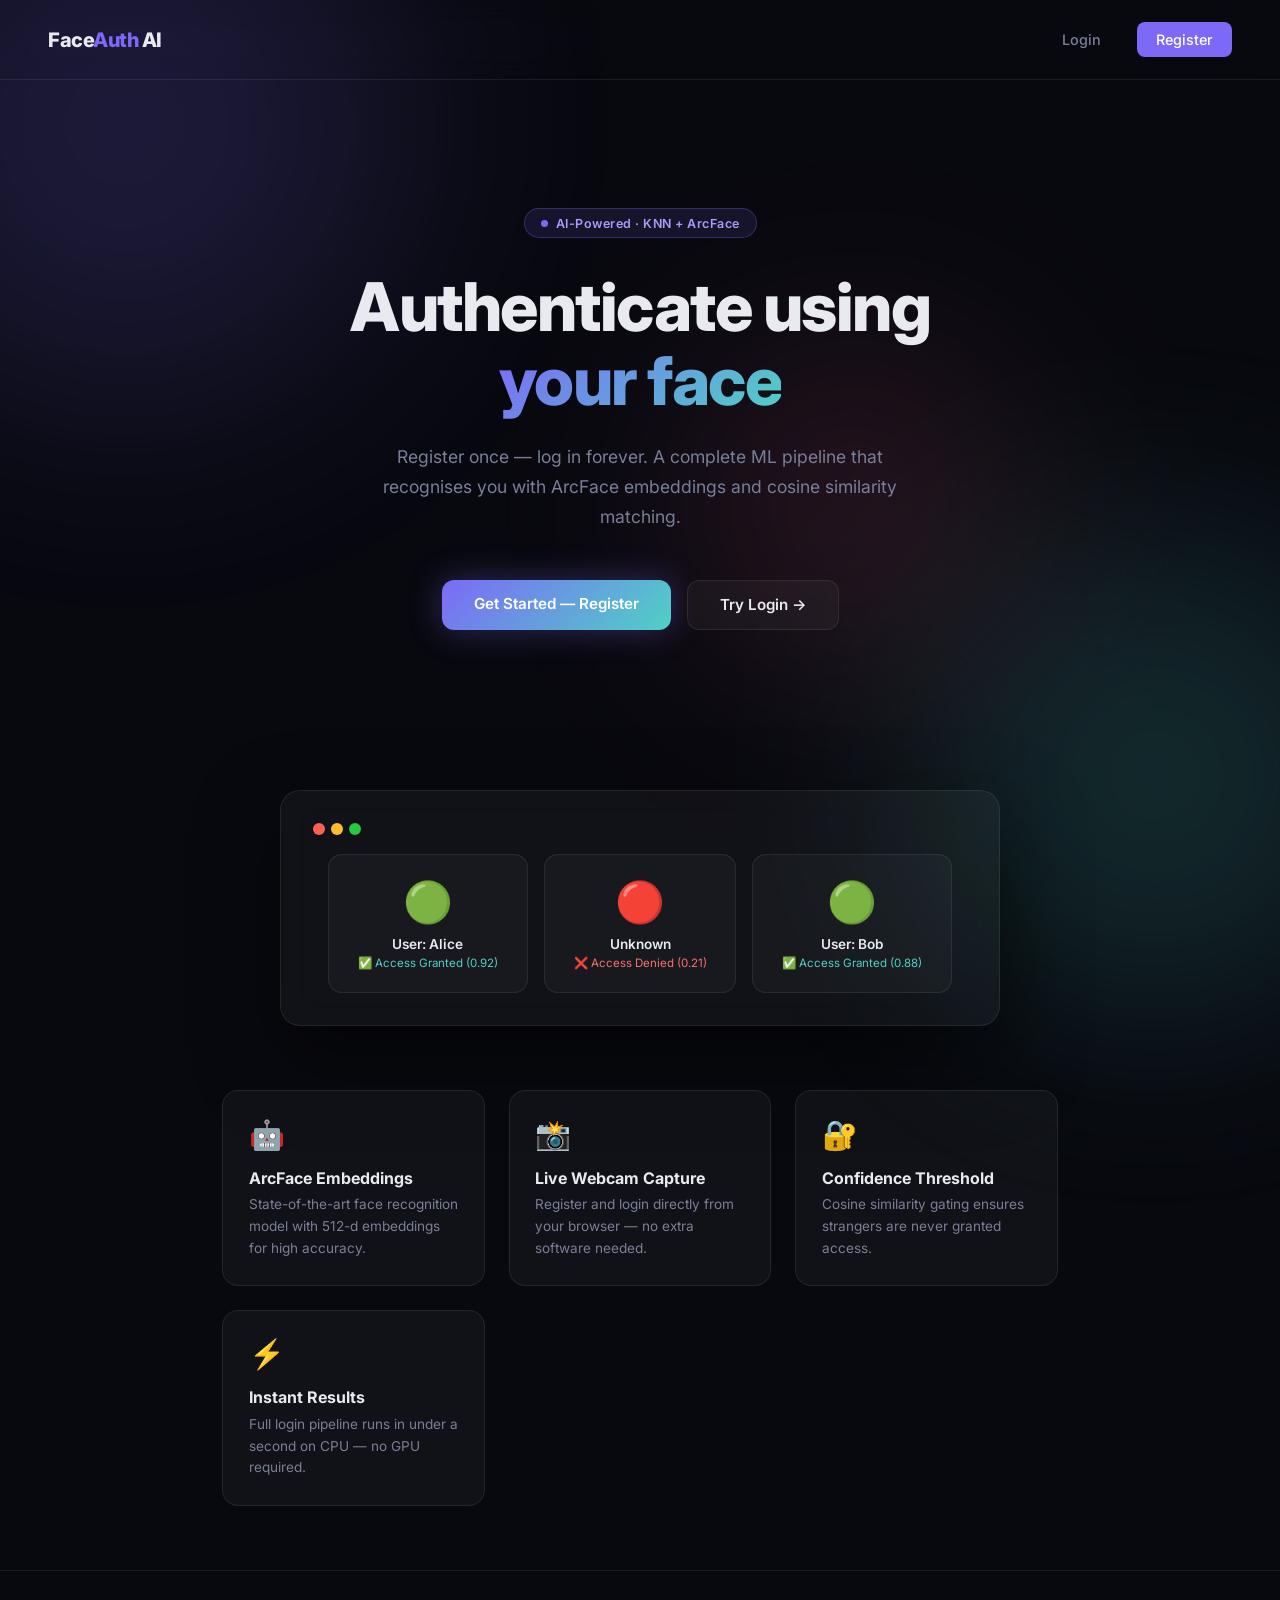
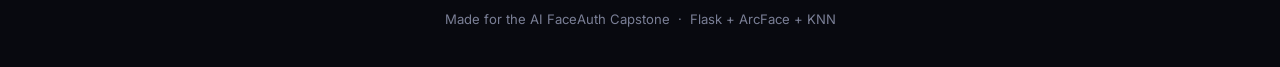
<file: web_app/templates/index.html>
<!DOCTYPE html>
<html lang="en">
<head>
  <meta charset="UTF-8"/>
  <meta name="viewport" content="width=device-width, initial-scale=1.0"/>
  <title>FaceAuth AI — Home</title>
  <link href="https://fonts.googleapis.com/css2?family=Inter:wght@300;400;600;700;800&display=swap" rel="stylesheet"/>
  <style>
    *, *::before, *::after { margin:0; padding:0; box-sizing:border-box; }

    :root {
      --bg: #08090f;
      --card: rgba(255,255,255,0.04);
      --border: rgba(255,255,255,0.08);
      --accent: #7c6af7;
      --accent2: #4fd1c5;
      --text: #e8eaf0;
      --muted: #7a7f96;
    }

    body {
      font-family: 'Inter', sans-serif;
      background: var(--bg);
      color: var(--text);
      min-height: 100vh;
      overflow-x: hidden;
    }

    /* ── animated background ── */
    .bg-orbs {
      position: fixed; inset: 0; z-index: 0; pointer-events: none;
    }
    .orb {
      position: absolute; border-radius: 50%;
      filter: blur(120px); opacity: 0.18;
      animation: drift 14s ease-in-out infinite alternate;
    }
    .orb1 { width:550px; height:550px; background:#7c6af7; top:-150px; left:-150px; }
    .orb2 { width:450px; height:450px; background:#4fd1c5; bottom:-100px; right:-100px; animation-delay:-6s; }
    .orb3 { width:300px; height:300px; background:#f06292; top:40%; left:55%; animation-delay:-3s; }
    @keyframes drift { from{transform:translate(0,0) scale(1);} to{transform:translate(40px,30px) scale(1.08);} }

    /* ── navbar ── */
    nav {
      position: relative; z-index: 10;
      display: flex; align-items: center; justify-content: space-between;
      padding: 1.4rem 3rem;
      border-bottom: 1px solid var(--border);
      backdrop-filter: blur(12px);
    }
    .logo { font-size: 1.25rem; font-weight: 800; letter-spacing: -0.5px; }
    .logo span { color: var(--accent); }
    .nav-links { display: flex; gap: 1rem; }
    .nav-links a {
      text-decoration: none; color: var(--muted); font-size: 0.9rem; font-weight: 500;
      padding: 0.55rem 1.2rem; border-radius: 8px;
      transition: all 0.2s;
    }
    .nav-links a:hover { color: var(--text); background: var(--card); }
    .nav-links .btn-primary {
      background: var(--accent); color: #fff;
    }
    .nav-links .btn-primary:hover { background: #6a58e6; }

    /* ── hero ── */
    .hero {
      position: relative; z-index: 1;
      display: flex; flex-direction: column; align-items: center;
      text-align: center; padding: 8rem 2rem 5rem;
    }
    .badge {
      display: inline-flex; align-items: center; gap: 0.5rem;
      background: rgba(124,106,247,0.12); border: 1px solid rgba(124,106,247,0.3);
      color: #a89cf7; padding: 0.4rem 1rem; border-radius: 999px;
      font-size: 0.78rem; font-weight: 600; letter-spacing: 0.5px; margin-bottom: 2rem;
    }
    .badge .dot { width:7px; height:7px; background:#7c6af7; border-radius:50%; animation: pulse 2s infinite; }
    @keyframes pulse { 0%,100%{opacity:1;} 50%{opacity:0.3;} }

    h1 {
      font-size: clamp(2.4rem, 6vw, 4.2rem);
      font-weight: 800; line-height: 1.1; letter-spacing: -1.5px;
      max-width: 780px; margin-bottom: 1.5rem;
    }
    h1 .grad {
      background: linear-gradient(135deg, #7c6af7 0%, #4fd1c5 100%);
      -webkit-background-clip: text; -webkit-text-fill-color: transparent;
      background-clip: text;
    }
    .subtitle {
      color: var(--muted); font-size: 1.1rem; max-width: 520px;
      line-height: 1.7; margin-bottom: 3rem;
    }
    .hero-cta { display: flex; gap: 1rem; flex-wrap: wrap; justify-content: center; }
    .btn {
      display: inline-block; text-decoration: none;
      padding: 0.9rem 2rem; border-radius: 12px;
      font-size: 0.95rem; font-weight: 600; transition: all 0.25s; cursor: pointer;
    }
    .btn-filled {
      background: linear-gradient(135deg, #7c6af7, #4fd1c5);
      color: #fff; border: none;
      box-shadow: 0 0 32px rgba(124,106,247,0.35);
    }
    .btn-filled:hover { transform: translateY(-2px); box-shadow: 0 0 48px rgba(124,106,247,0.5); }
    .btn-outline {
      background: var(--card); color: var(--text);
      border: 1px solid var(--border);
    }
    .btn-outline:hover { border-color: var(--accent); color: var(--accent); background: rgba(124,106,247,0.07); }

    /* ── floating demo badge ── */
    .demo-img {
      position: relative; margin-top: 5rem; z-index: 1;
      max-width: 720px; width: 90%; margin-left: auto; margin-right: auto;
    }
    .demo-card {
      background: var(--card); border: 1px solid var(--border);
      border-radius: 20px; padding: 2rem;
      backdrop-filter: blur(16px);
      box-shadow: 0 32px 80px rgba(0,0,0,0.5);
    }
    .demo-bar {
      display: flex; gap: 6px; margin-bottom: 1.2rem;
    }
    .demo-bar span { width:12px; height:12px; border-radius:50%; }
    .demo-bar .r{background:#ff5f57;} .demo-bar .y{background:#febc2e;} .demo-bar .g{background:#28c840;}
    .demo-faces {
      display: flex; gap: 1rem; justify-content: center; flex-wrap: wrap;
    }
    .face-card {
      background: rgba(255,255,255,0.03); border: 1px solid var(--border);
      border-radius: 14px; padding: 1.4rem 1.8rem; text-align: center;
      transition: border-color 0.3s;
    }
    .face-card:hover { border-color: var(--accent); }
    .face-icon { font-size: 2.5rem; margin-bottom: 0.6rem; }
    .face-name { font-size: 0.85rem; font-weight: 600; }
    .face-status { font-size: 0.72rem; color: var(--muted); margin-top: 0.25rem; }
    .face-status.ok { color: #4fd1c5; }
    .face-status.deny { color: #f87171; }

    /* ── feature grid ── */
    .features {
      position: relative; z-index: 1;
      display: grid; grid-template-columns: repeat(auto-fit, minmax(240px,1fr));
      gap: 1.5rem; max-width: 900px; margin: 4rem auto; padding: 0 2rem;
    }
    .feat {
      background: var(--card); border: 1px solid var(--border);
      border-radius: 16px; padding: 1.6rem;
      transition: transform 0.25s, border-color 0.25s;
    }
    .feat:hover { transform: translateY(-4px); border-color: rgba(124,106,247,0.4); }
    .feat-icon { font-size: 1.8rem; margin-bottom: 1rem; }
    .feat h3 { font-size: 1rem; font-weight: 700; margin-bottom: 0.4rem; }
    .feat p { font-size: 0.85rem; color: var(--muted); line-height: 1.6; }

    footer {
      position: relative; z-index: 1;
      text-align: center; padding: 2.5rem;
      color: var(--muted); font-size: 0.82rem;
      border-top: 1px solid var(--border);
    }
  </style>
</head>
<body>
  <div class="bg-orbs">
    <div class="orb orb1"></div>
    <div class="orb orb2"></div>
    <div class="orb orb3"></div>
  </div>

  <nav>
    <div class="logo">Face<span>Auth</span> AI</div>
    <div class="nav-links">
      <a href="/login">Login</a>
      <a href="/register" class="btn-primary">Register</a>
    </div>
  </nav>

  <section class="hero">
    <div class="badge"><span class="dot"></span> AI-Powered · KNN + ArcFace</div>
    <h1>Authenticate using<br/><span class="grad">your face</span></h1>
    <p class="subtitle">
      Register once — log in forever. A complete ML pipeline that recognises you 
      with ArcFace embeddings and cosine similarity matching.
    </p>
    <div class="hero-cta">
      <a href="/register" class="btn btn-filled">Get Started — Register</a>
      <a href="/login" class="btn btn-outline">Try Login →</a>
    </div>
  </section>

  <div class="demo-img">
    <div class="demo-card">
      <div class="demo-bar">
        <span class="r"></span><span class="y"></span><span class="g"></span>
      </div>
      <div class="demo-faces">
        <div class="face-card">
          <div class="face-icon">🟢</div>
          <div class="face-name">User: Alice</div>
          <div class="face-status ok">✅ Access Granted (0.92)</div>
        </div>
        <div class="face-card">
          <div class="face-icon">🔴</div>
          <div class="face-name">Unknown</div>
          <div class="face-status deny">❌ Access Denied (0.21)</div>
        </div>
        <div class="face-card">
          <div class="face-icon">🟢</div>
          <div class="face-name">User: Bob</div>
          <div class="face-status ok">✅ Access Granted (0.88)</div>
        </div>
      </div>
    </div>
  </div>

  <div class="features">
    <div class="feat">
      <div class="feat-icon">🤖</div>
      <h3>ArcFace Embeddings</h3>
      <p>State-of-the-art face recognition model with 512-d embeddings for high accuracy.</p>
    </div>
    <div class="feat">
      <div class="feat-icon">📸</div>
      <h3>Live Webcam Capture</h3>
      <p>Register and login directly from your browser — no extra software needed.</p>
    </div>
    <div class="feat">
      <div class="feat-icon">🔐</div>
      <h3>Confidence Threshold</h3>
      <p>Cosine similarity gating ensures strangers are never granted access.</p>
    </div>
    <div class="feat">
      <div class="feat-icon">⚡</div>
      <h3>Instant Results</h3>
      <p>Full login pipeline runs in under a second on CPU — no GPU required.</p>
    </div>
  </div>

  <footer>Made for the AI FaceAuth Capstone &nbsp;·&nbsp; Flask + ArcFace + KNN</footer>
</body>
</html>
</file>
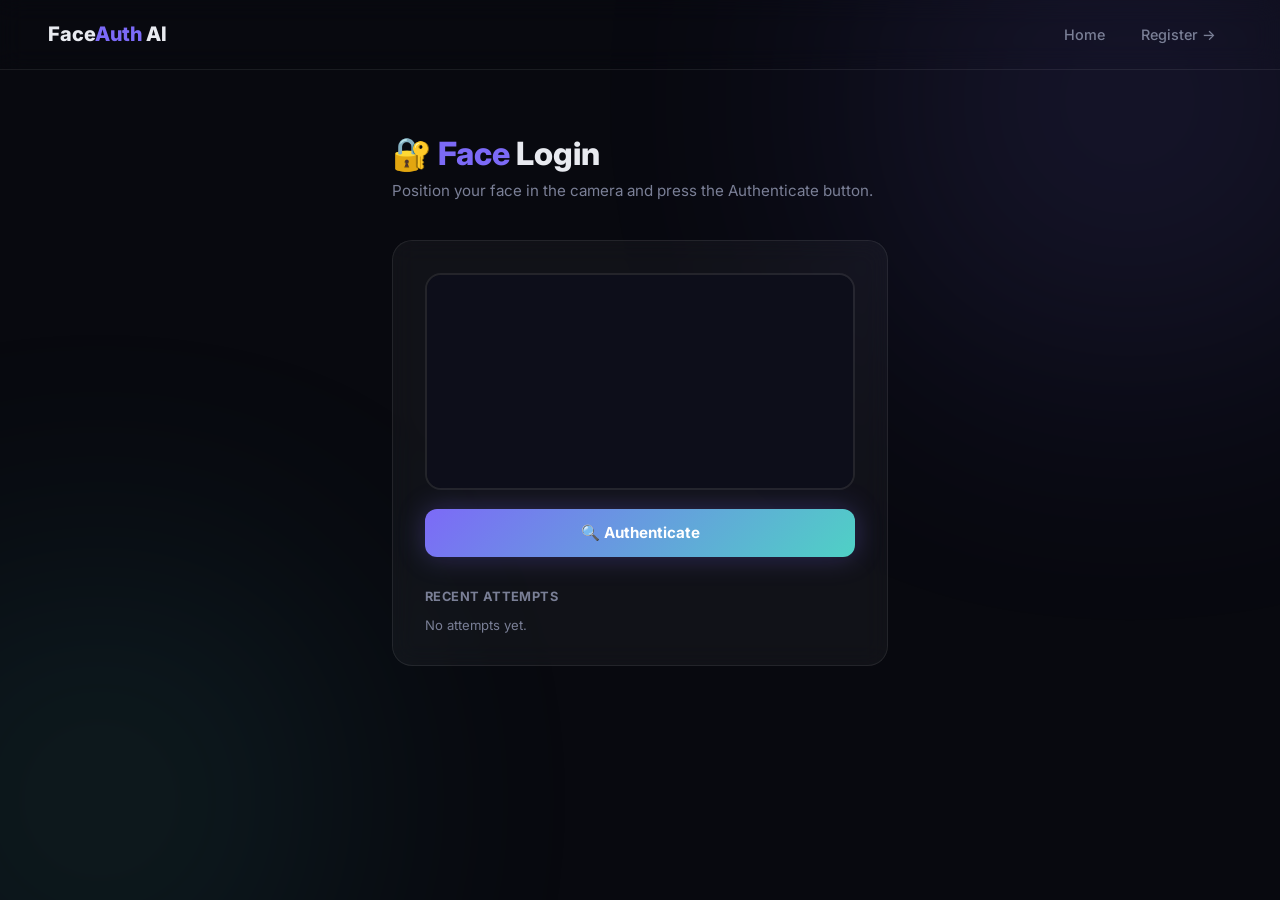
<file: web_app/templates/login.html>
<!DOCTYPE html>
<html lang="en">
<head>
  <meta charset="UTF-8"/>
  <meta name="viewport" content="width=device-width, initial-scale=1.0"/>
  <title>FaceAuth AI — Login</title>
  <link href="https://fonts.googleapis.com/css2?family=Inter:wght@300;400;600;700;800&display=swap" rel="stylesheet"/>
  <style>
    *, *::before, *::after { margin:0; padding:0; box-sizing:border-box; }
    :root {
      --bg:#08090f; --card:rgba(255,255,255,0.04); --border:rgba(255,255,255,0.08);
      --accent:#7c6af7; --text:#e8eaf0; --muted:#7a7f96;
      --green:#4fd1c5; --red:#f87171;
    }
    body { font-family:'Inter',sans-serif; background:var(--bg); color:var(--text); min-height:100vh; overflow-x:hidden; }

    .bg-orbs { position:fixed; inset:0; z-index:0; pointer-events:none; }
    .orb { position:absolute; border-radius:50%; filter:blur(140px); opacity:0.16; animation:drift 14s ease-in-out infinite alternate; }
    .orb1 { width:500px; height:500px; background:#7c6af7; top:-150px; right:-100px; }
    .orb2 { width:400px; height:400px; background:#4fd1c5; bottom:-100px; left:-100px; animation-delay:-7s; }
    @keyframes drift { from{transform:translate(0,0);} to{transform:translate(30px,20px);} }

    nav {
      position:relative; z-index:10;
      display:flex; align-items:center; justify-content:space-between;
      padding:1.4rem 3rem; border-bottom:1px solid var(--border); backdrop-filter:blur(12px);
    }
    .logo { font-size:1.25rem; font-weight:800; } .logo span { color:var(--accent); }
    nav a { text-decoration:none; color:var(--muted); font-size:0.9rem; font-weight:500; padding:0.5rem 1rem; border-radius:8px; transition:0.2s; }
    nav a:hover { color:var(--text); background:var(--card); }

    .page { position:relative; z-index:1; max-width:560px; margin:0 auto; padding:4rem 2rem; }
    .page-title { font-size:2rem; font-weight:800; margin-bottom:0.5rem; }
    .page-title span { color:var(--accent); }
    .page-sub { color:var(--muted); font-size:0.95rem; margin-bottom:2.5rem; }

    .panel {
      background:var(--card); border:1px solid var(--border);
      border-radius:20px; padding:2rem; backdrop-filter:blur(12px);
    }

    /* scanning ring around video */
    .cam-wrap {
      position:relative; border-radius:16px; overflow:hidden;
      border:2px solid var(--border); transition:border-color 0.4s;
    }
    .cam-wrap.scanning { border-color:var(--accent); box-shadow:0 0 28px rgba(124,106,247,0.35); }
    .cam-wrap.granted  { border-color:var(--green); box-shadow:0 0 28px rgba(79,209,197,0.4); }
    .cam-wrap.denied   { border-color:var(--red);   box-shadow:0 0 28px rgba(248,113,113,0.4); }

    video, canvas { width:100%; display:block; background:#0d0e1a; border-radius:14px; }
    canvas { display:none; }

    .scan-line {
      position:absolute; left:0; right:0; height:2px;
      background:linear-gradient(to right, transparent, var(--accent), transparent);
      animation:scan 2s linear infinite; opacity:0; top:0;
    }
    .cam-wrap.scanning .scan-line { opacity:1; }
    @keyframes scan { from{top:0%} to{top:100%} }

    .btn {
      display:block; width:100%; margin-top:1.2rem;
      padding:0.9rem; border-radius:12px; border:none; cursor:pointer;
      font-size:0.95rem; font-weight:700; font-family:'Inter',sans-serif;
      transition:all 0.25s;
    }
    .btn-login {
      background:linear-gradient(135deg,#7c6af7,#4fd1c5); color:#fff;
      box-shadow:0 0 28px rgba(124,106,247,0.3);
    }
    .btn-login:hover { transform:translateY(-2px); box-shadow:0 0 44px rgba(124,106,247,0.5); }
    .btn-login:disabled { opacity:0.4; cursor:not-allowed; transform:none; }

    /* result card */
    #result {
      margin-top:1.5rem; padding:1.5rem; border-radius:16px;
      border:1px solid var(--border); background:rgba(255,255,255,0.02);
      display:none; text-align:center; animation:fadeIn 0.4s ease;
    }
    @keyframes fadeIn { from{opacity:0;transform:translateY(8px);} to{opacity:1;transform:translateY(0);} }
    #result.granted { border-color:rgba(79,209,197,0.4); background:rgba(79,209,197,0.05); }
    #result.denied  { border-color:rgba(248,113,113,0.4); background:rgba(248,113,113,0.05); }

    .result-icon { font-size:3rem; margin-bottom:0.8rem; }
    .result-headline { font-size:1.3rem; font-weight:800; margin-bottom:0.4rem; }
    .result-headline.ok  { color:var(--green); }
    .result-headline.bad { color:var(--red); }
    .result-sub { font-size:0.85rem; color:var(--muted); }
    .score-bar-wrap { margin-top:1rem; }
    .score-label { font-size:0.78rem; color:var(--muted); display:flex; justify-content:space-between; margin-bottom:0.3rem; }
    .score-bar { height:6px; background:rgba(255,255,255,0.06); border-radius:999px; overflow:hidden; }
    .score-fill { height:100%; border-radius:999px; transition:width 0.6s ease; }
    .score-fill.ok  { background:linear-gradient(to right,#4fd1c5,#38b2ac); }
    .score-fill.bad { background:linear-gradient(to right,#f87171,#ef4444); }

    .history { margin-top:2rem; }
    .history-title { font-size:0.8rem; font-weight:700; color:var(--muted); letter-spacing:0.4px; margin-bottom:0.8rem; }
    #history-list { display:flex; flex-direction:column; gap:0.5rem; }
    .hist-item {
      display:flex; align-items:center; gap:0.8rem;
      padding:0.6rem 0.9rem; border-radius:10px; border:1px solid var(--border);
      font-size:0.82rem; background:rgba(255,255,255,0.02);
    }
    .hist-item .dot { width:8px; height:8px; border-radius:50%; flex-shrink:0; }
    .hist-item.ok .dot  { background:var(--green); }
    .hist-item.bad .dot { background:var(--red); }
    .hist-time { color:var(--muted); margin-left:auto; font-size:0.75rem; }
  </style>
</head>
<body>
  <div class="bg-orbs"><div class="orb orb1"></div><div class="orb orb2"></div></div>

  <nav>
    <div class="logo">Face<span>Auth</span> AI</div>
    <div>
      <a href="/">Home</a>
      <a href="/register">Register →</a>
    </div>
  </nav>

  <div class="page">
    <div class="page-title">🔐 <span>Face</span> Login</div>
    <p class="page-sub">Position your face in the camera and press the Authenticate button.</p>

    <div class="panel">
      <div class="cam-wrap" id="cam-wrap">
        <video id="video" autoplay playsinline></video>
        <canvas id="canvas"></canvas>
        <div class="scan-line"></div>
      </div>

      <button class="btn btn-login" id="btn-login">🔍 Authenticate</button>

      <!-- Result card -->
      <div id="result">
        <div class="result-icon" id="res-icon"></div>
        <div class="result-headline" id="res-headline"></div>
        <div class="result-sub" id="res-sub"></div>
        <div class="score-bar-wrap">
          <div class="score-label">
            <span>Confidence Score</span>
            <span id="res-score-val"></span>
          </div>
          <div class="score-bar"><div class="score-fill" id="res-score-fill"></div></div>
        </div>
      </div>

      <!-- Attempt history -->
      <div class="history">
        <div class="history-title">RECENT ATTEMPTS</div>
        <div id="history-list">
          <div style="color:var(--muted);font-size:0.82rem;">No attempts yet.</div>
        </div>
      </div>
    </div>
  </div>

  <script>
    const video   = document.getElementById('video');
    const canvas  = document.getElementById('canvas');
    const ctx     = canvas.getContext('2d');
    const btn     = document.getElementById('btn-login');
    const camWrap = document.getElementById('cam-wrap');
    const result  = document.getElementById('result');
    const histList= document.getElementById('history-list');

    const history = [];

    navigator.mediaDevices.getUserMedia({video:true})
      .then(s => video.srcObject = s)
      .catch(() => alert('Camera access denied!'));

    btn.addEventListener('click', async () => {
      btn.disabled = true;
      btn.textContent = '⏳ Scanning…';
      camWrap.className = 'cam-wrap scanning';
      result.style.display = 'none';

      canvas.width = video.videoWidth;
      canvas.height = video.videoHeight;
      ctx.drawImage(video, 0, 0);
      const dataUrl = canvas.toDataURL('image/jpeg', 0.9);

      try {
        const res = await fetch('/api/login', {
          method:'POST',
          headers:{'Content-Type':'application/json'},
          body: JSON.stringify({ image: dataUrl })
        });
        const data = await res.json();
        showResult(data);
        addToHistory(data);
      } catch(e) {
        showResult({ granted:false, message:'Network error. Is the server running?' });
      }

      btn.disabled = false;
      btn.textContent = '🔍 Authenticate';
    });

    function showResult(data) {
      const icon = document.getElementById('res-icon');
      const hl   = document.getElementById('res-headline');
      const sub  = document.getElementById('res-sub');
      const fill = document.getElementById('res-score-fill');
      const val  = document.getElementById('res-score-val');

      result.style.display = 'block';

      if (data.granted) {
        camWrap.className = 'cam-wrap granted';
        result.className = 'granted';
        icon.textContent = '✅';
        hl.textContent = data.message;
        hl.className = 'result-headline ok';
        sub.textContent = `Score: ${data.score} (threshold: 0.45)`;
        fill.className = 'score-fill ok';
        fill.style.width = Math.round(data.score * 100) + '%';
        val.textContent = (data.score * 100).toFixed(0) + '%';
      } else {
        camWrap.className = 'cam-wrap denied';
        result.className = 'denied';
        icon.textContent = '❌';
        hl.textContent = data.message || 'Access Denied';
        hl.className = 'result-headline bad';
        sub.textContent = data.score != null ? `Similarity score was too low (${data.score})` : '';
        fill.className = 'score-fill bad';
        const w = data.score != null ? Math.round(data.score * 100) : 10;
        fill.style.width = w + '%';
        val.textContent = data.score != null ? (data.score * 100).toFixed(0) + '%' : '—';
      }
    }

    function addToHistory(data) {
      const time = new Date().toLocaleTimeString();
      history.unshift({ granted: data.granted, name: data.name || 'Unknown', time });
      if (history.length > 5) history.pop();

      histList.innerHTML = history.map(h => `
        <div class="hist-item ${h.granted ? 'ok' : 'bad'}">
          <span class="dot"></span>
          <span>${h.granted ? '✅ ' + h.name : '❌ Denied'}</span>
          <span class="hist-time">${h.time}</span>
        </div>
      `).join('');
    }
  </script>
</body>
</html>
</file>
